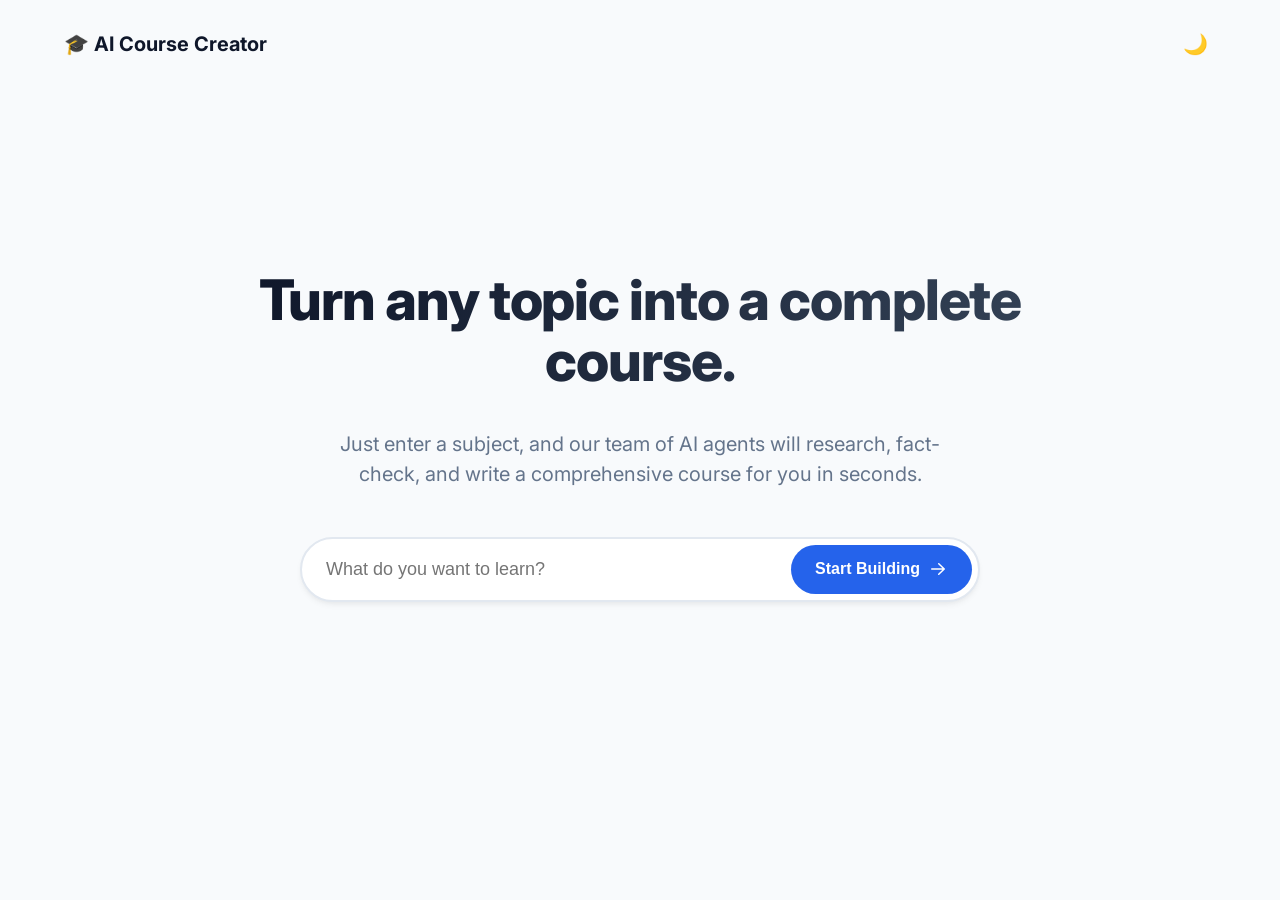
<file: app/frontend/index.html>
<!DOCTYPE html>
<html lang="en">
<head>
    <meta charset="UTF-8">
    <meta name="viewport" content="width=device-width, initial-scale=1.0">
    <title>AI Course Creator - Build a Course in Minutes</title>
    <link rel="preconnect" href="https://fonts.googleapis.com">
    <link rel="preconnect" href="https://fonts.gstatic.com" crossorigin>
    <link href="https://fonts.googleapis.com/css2?family=Inter:wght@400;500;700&display=swap" rel="stylesheet">
    <link rel="stylesheet" href="style.css">
</head>
<body class="landing-page">
    <div class="container">
        <header>
            <div class="logo">🎓 AI Course Creator</div>
            <!-- Added theme toggle button -->
            <button id="theme-toggle" class="theme-toggle" aria-label="Toggle dark mode">🌙</button>
        </header>
        <main class="hero-section">
            <h1>Turn any topic into a complete course.</h1>
            <p class="subtitle">Just enter a subject, and our team of AI agents will research, fact-check, and write a comprehensive course for you in seconds.</p>
            
            <form id="create-form" class="hero-form">
                <input type="text" id="topic-input" placeholder="What do you want to learn?" autocomplete="off" required>
                <button type="submit" id="create-button">
                    <span>Start Building</span>
                    <svg xmlns="http://www.w3.org/2000/svg" viewBox="0 0 20 20" fill="currentColor" class="w-5 h-5">
                        <path fill-rule="evenodd" d="M3 10a.75.75 0 01.75-.75h10.638L10.23 5.29a.75.75 0 111.04-1.08l5.5 5.25a.75.75 0 010 1.08l-5.5 5.25a.75.75 0 11-1.04-1.08l4.158-3.96H3.75A.75.75 0 013 10z" clip-rule="evenodd" />
                    </svg>
                </button>
            </form>

            <div id="progress-container" class="progress-container hidden">
                <div class="agent-status">
                    <div class="status-icon">
                        <div class="spinner"></div>
                    </div>
                    <div id="status-text" class="status-text">Initializing AI squad...</div>
                </div>
                <div class="progress-steps">
                    <div class="step" id="step-researcher">
                        <div class="step-icon">🔍</div>
                        <div class="step-label">Researching</div>
                    </div>
                    <div class="step" id="step-judge">
                        <div class="step-icon">⚖️</div>
                        <div class="step-label">Fact-Checking</div>
                    </div>
                    <div class="step" id="step-builder">
                        <div class="step-icon">✍️</div>
                        <div class="step-label">Writing</div>
                    </div>
                </div>
            </div>
        </main>
    </div>
    <script src="app.js"></script>
</body>
</html>
</file>
<file: app/frontend/style.css>
:root {
    --primary-color: #2563eb;
    --primary-hover: #1d4ed8;
    --bg-color: #f8fafc;
    --card-bg: #ffffff;
    --text-color: #0f172a;
    --text-muted: #64748b;
    --border-color: #e2e8f0;
    --gradient-start: #0f172a;
    --gradient-end: #334155;
}

/* Dark mode overrides */
[data-theme="dark"] {
    --bg-color: #0f172a;
    --card-bg: #1e293b;
    --text-color: #f8fafc;
    --text-muted: #94a3b8;
    --border-color: #334155;
    --gradient-start: #f8fafc;
    --gradient-end: #cbd5e1;
    --primary-color: #3b82f6;
    --primary-hover: #60a5fa;
}

* {
    box-sizing: border-box;
}

body {
    font-family: 'Inter', sans-serif;
    background-color: var(--bg-color);
    color: var(--text-color);
    margin: 0;
    line-height: 1.5;
    transition: background-color 0.3s ease, color 0.3s ease;
}

.container {
    max-width: 1200px;
    margin: 0 auto;
    padding: 0 24px;
    min-height: 100vh;
    display: flex;
    flex-direction: column;
}

/* --- Landing Page --- */
.landing-page header {
    padding: 24px 0;
    display: flex;
    justify-content: space-between;
    align-items: center;
}

.logo {
    font-size: 1.25rem;
    font-weight: 700;
    color: var(--text-color);
    display: flex;
    align-items: center;
    gap: 8px;
}

/* Theme Toggle Button */
.theme-toggle {
    background: transparent;
    border: none;
    font-size: 1.25rem;
    cursor: pointer;
    padding: 8px;
    border-radius: 50%;
    display: flex;
    align-items: center;
    justify-content: center;
    transition: transform 0.2s ease, background-color 0.2s ease;
}

.theme-toggle:hover {
    transform: scale(1.1);
    background-color: var(--border-color);
}

.hero-section {
    flex-grow: 1;
    display: flex;
    flex-direction: column;
    justify-content: center;
    align-items: center;
    text-align: center;
    padding-bottom: 10vh;
}

.hero-section h1 {
    font-size: 3.5rem;
    font-weight: 800;
    letter-spacing: -0.02em;
    line-height: 1.1;
    margin-bottom: 16px;
    max-width: 800px;
    background: linear-gradient(to right, var(--gradient-start), var(--gradient-end));
    -webkit-background-clip: text;
    -webkit-text-fill-color: transparent;
    background-clip: text;
}

.subtitle {
    font-size: 1.25rem;
    color: var(--text-muted);
    max-width: 600px;
    margin-bottom: 48px;
}

.hero-form {
    width: 100%;
    max-width: 680px;
    position: relative;
    margin-bottom: 64px;
}

#topic-input {
    width: 100%;
    padding: 20px 24px;
    padding-right: 170px;
    font-size: 1.125rem;
    background-color: var(--card-bg);
    color: var(--text-color);
    border: 2px solid var(--border-color);
    border-radius: 100px;
    outline: none;
    transition: all 0.2s ease;
    box-shadow: 0 4px 6px -1px rgba(0, 0, 0, 0.05), 0 2px 4px -1px rgba(0, 0, 0, 0.03);
}

#topic-input:focus {
    border-color: var(--primary-color);
    box-shadow: 0 10px 15px -3px rgba(37, 99, 235, 0.1), 0 4px 6px -2px rgba(37, 99, 235, 0.05);
}

#create-button {
    position: absolute;
    right: 8px;
    top: 8px;
    bottom: 8px;
    padding: 0 24px;
    background-color: var(--primary-color);
    color: white;
    border: none;
    border-radius: 100px;
    font-size: 1rem;
    font-weight: 600;
    cursor: pointer;
    display: flex;
    align-items: center;
    gap: 8px;
    transition: background-color 0.2s;
}

#create-button:hover {
    background-color: var(--primary-hover);
}

#create-button:disabled {
    background-color: #94a3b8;
    cursor: not-allowed;
}

#create-button svg {
    width: 20px;
    height: 20px;
}

/* --- Progress Animation --- */
.progress-container {
    width: 100%;
    max-width: 500px;
    background: var(--card-bg);
    padding: 32px;
    border-radius: 24px;
    box-shadow: 0 20px 25px -5px rgba(0, 0, 0, 0.05), 0 10px 10px -5px rgba(0, 0, 0, 0.02);
    animation: slideUp 0.5s ease-out;
    transition: background-color 0.3s ease;
}

.progress-container.hidden {
    display: none;
}

@keyframes slideUp {
    from { opacity: 0; transform: translateY(20px); }
    to { opacity: 1; transform: translateY(0); }
}

.agent-status {
    display: flex;
    align-items: center;
    justify-content: center;
    gap: 12px;
    margin-bottom: 32px;
}

.status-text {
    font-size: 1.125rem;
    font-weight: 500;
    color: var(--text-color);
}

.spinner {
    width: 24px;
    height: 24px;
    border: 3px solid var(--border-color);
    border-top-color: var(--primary-color);
    border-radius: 50%;
    animation: spin 1s linear infinite;
}

@keyframes spin {
    to { transform: rotate(360deg); }
}

.progress-steps {
    display: flex;
    justify-content: space-between;
    position: relative;
}

.progress-steps::before {
    content: '';
    position: absolute;
    top: 24px;
    left: 40px;
    right: 40px;
    height: 2px;
    background-color: var(--border-color);
    z-index: 0;
}

.step {
    display: flex;
    flex-direction: column;
    align-items: center;
    gap: 12px;
    position: relative;
    z-index: 1;
    opacity: 0.5;
    transition: opacity 0.3s;
}

.step.active {
    opacity: 1;
}

.step-icon {
    width: 48px;
    height: 48px;
    background-color: var(--card-bg);
    border: 2px solid var(--border-color);
    border-radius: 50%;
    display: flex;
    align-items: center;
    justify-content: center;
    font-size: 1.5rem;
    transition: all 0.3s;
}

.step.active .step-icon {
    border-color: var(--primary-color);
    background-color: var(--bg-color);
    transform: scale(1.1);
}

.step-label {
    font-size: 0.875rem;
    font-weight: 500;
    color: var(--text-muted);
}

.step.active .step-label {
    color: var(--primary-color);
}

/* --- Course Page --- */
.course-page {
    background-color: var(--bg-color);
}

.course-container {
    max-width: 1200px;
    margin: 0 auto;
    padding: 0 24px;
}

.course-header {
    padding: 24px 0;
    display: flex;
    justify-content: space-between;
    align-items: center;
    border-bottom: 1px solid var(--border-color);
}

.back-link {
    color: var(--text-muted);
    text-decoration: none;
    font-weight: 500;
    transition: color 0.2s;
}

.back-link:hover {
    color: var(--primary-color);
}

.course-layout {
    display: flex;
    gap: 64px;
    padding: 48px 0;
    align-items: flex-start;
}

.course-sidebar {
    width: 250px;
    flex-shrink: 0;
    position: sticky;
    top: 48px;
}

.toc-title {
    font-size: 0.875rem;
    text-transform: uppercase;
    letter-spacing: 0.05em;
    font-weight: 700;
    color: var(--text-muted);
    margin-bottom: 16px;
}

.toc-list {
    list-style: none;
    padding: 0;
    margin: 0;
    display: flex;
    flex-direction: column;
    gap: 12px;
}

.toc-link {
    color: var(--text-color);
    text-decoration: none;
    font-size: 0.95rem;
    transition: color 0.2s;
    display: block;
    padding-left: 12px;
    border-left: 2px solid transparent;
}

.toc-link:hover,
.toc-link.active {
    color: var(--primary-color);
    border-left-color: var(--primary-color);
}

.course-main {
    flex-grow: 1;
    max-width: 750px;
}

.course-content {
    font-family: 'Merriweather', serif;
    font-size: 1.125rem;
    line-height: 1.8;
    color: var(--text-color);
    opacity: 0.9;
}

.course-content h1 {
    font-family: 'Inter', sans-serif;
    font-size: 3rem;
    font-weight: 800;
    line-height: 1.2;
    margin-bottom: 1.5em;
    color: var(--text-color);
}

.course-content h2 {
    font-family: 'Inter', sans-serif;
    font-size: 1.875rem;
    font-weight: 700;
    margin-top: 2em;
    margin-bottom: 0.8em;
    color: var(--text-color);
    scroll-margin-top: 2em;
}

.section-video-panel {
    margin: 16px 0 32px;
    padding: 16px;
    border: 1px solid var(--border-color);
    border-radius: 16px;
    background: var(--card-bg);
    font-family: 'Inter', sans-serif;
}

.section-video-button {
    background: var(--primary-color);
    color: white;
    border: none;
    border-radius: 999px;
    padding: 10px 16px;
    font-size: 0.95rem;
    font-weight: 600;
    cursor: pointer;
    transition: background-color 0.2s, transform 0.2s;
}

.section-video-button:hover {
    background: var(--primary-hover);
    transform: translateY(-1px);
}

.section-video-button:disabled {
    background: #94a3b8;
    cursor: wait;
    transform: none;
}

.section-video-status {
    margin-top: 10px;
    color: var(--text-muted);
    font-size: 0.95rem;
}

.section-video-result {
    margin-top: 16px;
}

.section-video-player {
    width: 100%;
    margin-top: 16px;
    border-radius: 16px;
    background: black;
}

.course-content h3 {
    font-family: 'Inter', sans-serif;
    font-size: 1.5rem;
    font-weight: 600;
    margin-top: 1.5em;
    margin-bottom: 0.6em;
    color: var(--text-color);
}

.course-content p {
    margin-bottom: 1.5em;
}

.course-content ul,
.course-content ol {
    margin-bottom: 1.5em;
    padding-left: 1.5em;
}

.course-content li {
    margin-bottom: 0.5em;
}

.loading-course {
    text-align: center;
    color: var(--text-muted);
    font-family: 'Inter', sans-serif;
    padding: 48px 0;
}
</file>
